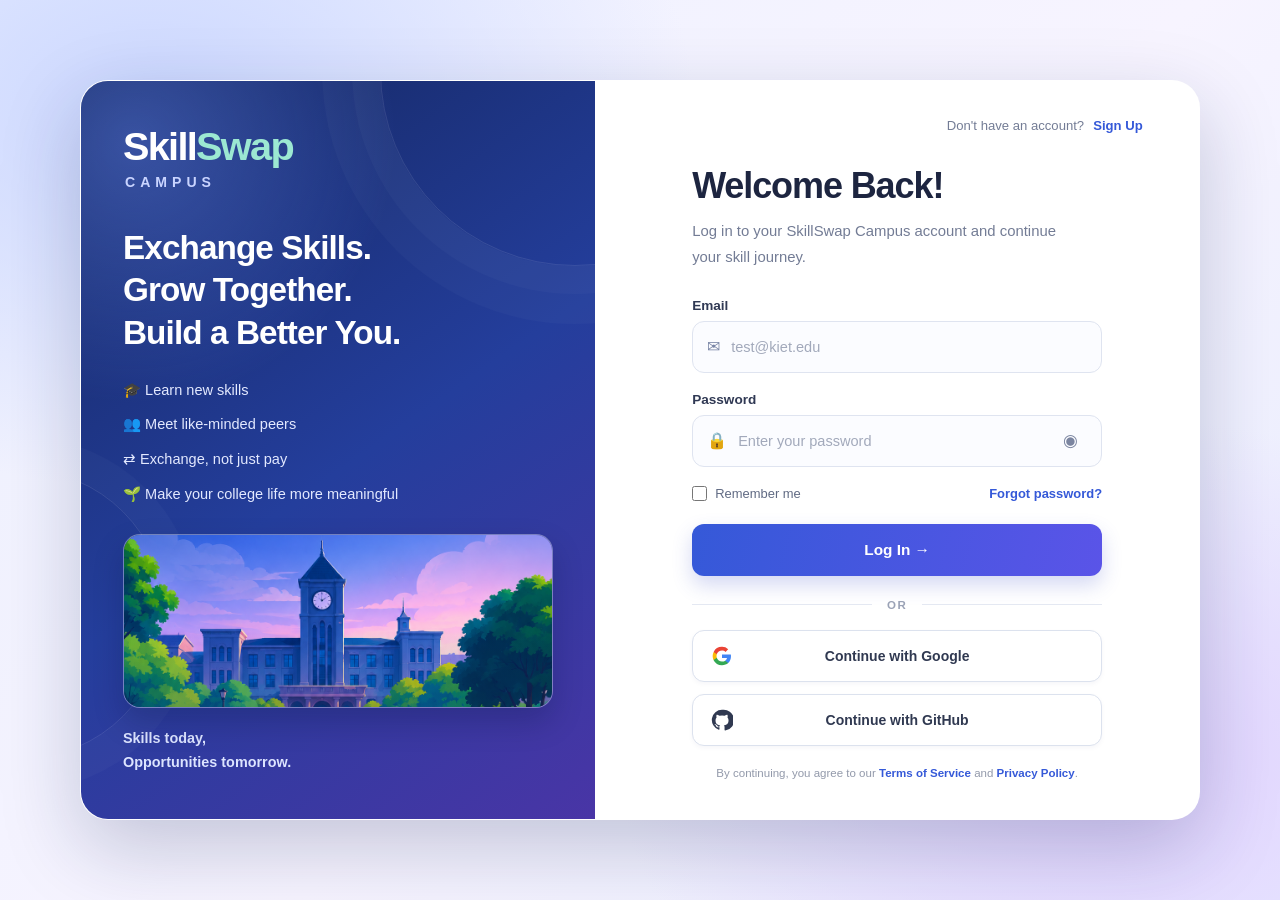
<file: index.html>
<!DOCTYPE html>
<html lang="en">
<head>
    <meta charset="UTF-8">
    <meta name="viewport" content="width=device-width, initial-scale=1.0">
    <title>SkillSwap Campus | Login</title>
    <link rel="stylesheet" href="style.css">
</head>
<body>

    <main class="auth-card">

        <!-- Left Branding Panel -->
        <section class="brand-panel">

            <div class="logo">
                <h1>Skill<span>Swap</span></h1>
                <h2>Campus</h2>
            </div>

            <p class="tagline">
                Exchange Skills.<br>
                Grow Together.<br>
                Build a Better You.
            </p>

            <div class="features">
                <p>🎓 Learn new skills</p>
                <p>👥 Meet like-minded peers</p>
                <p>⇄ Exchange, not just pay</p>
                <p>🌱 Make your college life more meaningful</p>
            </div>

            <div class="campus-image">
                <img src="campus.png" alt="College campus">
            </div>

            <p class="slogan">
                Skills today,<br>
                Opportunities tomorrow.
            </p>

        </section>

        <!-- Right Login Panel -->
        <section class="form-panel">

            <div class="top-line">
                <span id="account-prompt">Don't have an account?</span>
                <a href="signup.html" id="signup-link">Sign Up</a>
            </div>

            <div class="login-container" id="login-container">

                <h1>Welcome Back!</h1>

                <p class="intro">
                    Log in to your SkillSwap Campus account
                    and continue your skill journey.
                </p>

                <form action="/login" method="post">

                    <!-- Email -->
                    <div class="form-group">
                        <label for="email">Email</label>

                        <div class="input-box">
                            <span class="input-icon" aria-hidden="true">✉</span>

                            <input
                                type="email"
                                id="email"
                                name="email"
                                placeholder="test@kiet.edu"
                                autocomplete="username"
                                required
                            >
                        </div>
                    </div>

                    <!-- Password -->
                    <div class="form-group">
                        <label for="password">Password</label>

                        <div class="input-box">
                            <span class="input-icon" aria-hidden="true">🔒</span>

                            <input
                                type="password"
                                id="password"
                                name="password"
                                placeholder="Enter your password"
                                autocomplete="current-password"
                                required
                            >

                            <button
                                type="button"
                                class="show-password"
                                aria-label="Show password"
                                aria-pressed="false"
                            >◉</button>
                        </div>
                    </div>

                    <!-- Remember Me and Forgot Password -->
                    <div class="form-options">

                        <label class="remember-me">
                            <input type="checkbox" name="remember">
                            Remember me
                        </label>

                        <a href="forgot-password.html">
                            Forgot password?
                        </a>

                    </div>

                    <button type="submit" class="primary-btn">
                        Log In →
                    </button>

                </form>

                <div class="divider">
                    <span>OR</span>
                </div>

                <!-- Google Login -->
                <a href="/auth/google" class="social-btn">
                    <svg
                        class="social-icon"
                        viewBox="0 0 48 48"
                        aria-hidden="true"
                    >
                        <path fill="#4285F4"
                            d="M43.6 24.5c0-1.4-.1-2.7-.4-4H24v7.6h11a9.4 9.4 0 0 1-4.1 6.2v5h6.6c3.9-3.6 6.1-8.8 6.1-14.8z"/>
                        <path fill="#34A853"
                            d="M24 44c5.5 0 10.1-1.8 13.5-4.8l-6.6-5c-1.8 1.2-4 2-6.9 2-5.3 0-9.8-3.6-11.4-8.4H5.8v5.2A20 20 0 0 0 24 44z"/>
                        <path fill="#FBBC05"
                            d="M12.6 27.8a12 12 0 0 1 0-7.6V15H5.8a20 20 0 0 0 0 17.9z"/>
                        <path fill="#EA4335"
                            d="M24 12c3 0 5.6 1 7.7 3l5.8-5.8A19.4 19.4 0 0 0 24 4 20 20 0 0 0 5.8 15l6.8 5.2C14.2 15.6 18.7 12 24 12z"/>
                    </svg>

                    <span class="social-label">Continue with Google</span>
                </a>

                <!-- GitHub Login -->
                <a href="/auth/github" class="social-btn">
                    <svg
                        class="social-icon github-logo"
                        viewBox="0 0 24 24"
                        aria-hidden="true"
                    >
                        <path fill="currentColor"
                            d="M12 .9a11.1 11.1 0 0 0-3.51 21.63c.56.1.76-.24.76-.54v-2.1c-3.1.68-3.75-1.32-3.75-1.32-.5-1.28-1.23-1.62-1.23-1.62-1.01-.69.08-.68.08-.68 1.12.08 1.71 1.15 1.71 1.15 1 .1.76 2.24 3.26 1.73.1-.72.39-1.2.7-1.47-2.48-.28-5.09-1.24-5.09-5.51 0-1.22.44-2.22 1.15-3-.12-.28-.5-1.42.11-2.96 0 0 .94-.3 3.06 1.15a10.6 10.6 0 0 1 5.57 0c2.12-1.45 3.06-1.15 3.06-1.15.61 1.54.23 2.68.11 2.96.72.78 1.15 1.78 1.15 3 0 4.28-2.61 5.23-5.1 5.5.4.35.75 1.03.75 2.08v3.24c0 .3.2.65.77.54A11.1 11.1 0 0 0 12 .9Z"/>
                    </svg>

                    <span class="social-label">Continue with GitHub</span>
                </a>

                <!-- Terms and Privacy -->
                <p class="terms">
                    By continuing, you agree to our
                    <a href="terms.html">Terms of Service</a>
                    and
                    <a href="privacy.html">Privacy Policy</a>.
                </p>

            </div>
        </section>
    </main>

    <script src="script.js"></script>

</body>
</html>
</file>
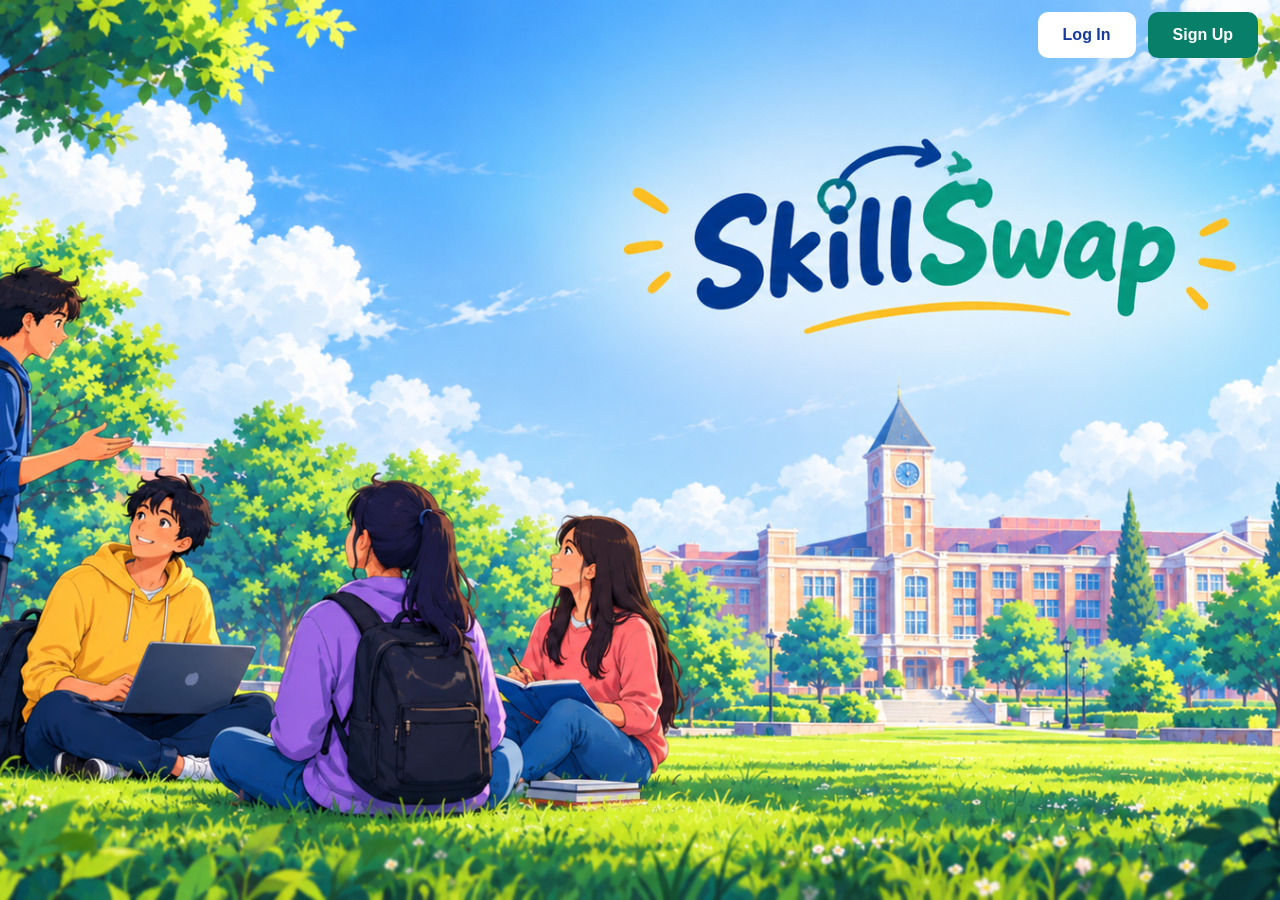
<file: home.html>
<!DOCTYPE html>
<html lang="en">
<head>
    <meta charset="UTF-8">
    <meta name="viewport" content="width=device-width, initial-scale=1.0">
    <title>SkillSwap Campus</title>
    <link rel="stylesheet" href="/home.css">
</head>

<body>
    <main class="welcome-page">

        <nav class="top-buttons" aria-label="Account navigation">
            <a href="/index.html" class="login-btn">Log In</a>
            <a href="/signup.html" class="signup-btn">Sign Up</a>
        </nav>

    </main>
</body>
</html>
</file>
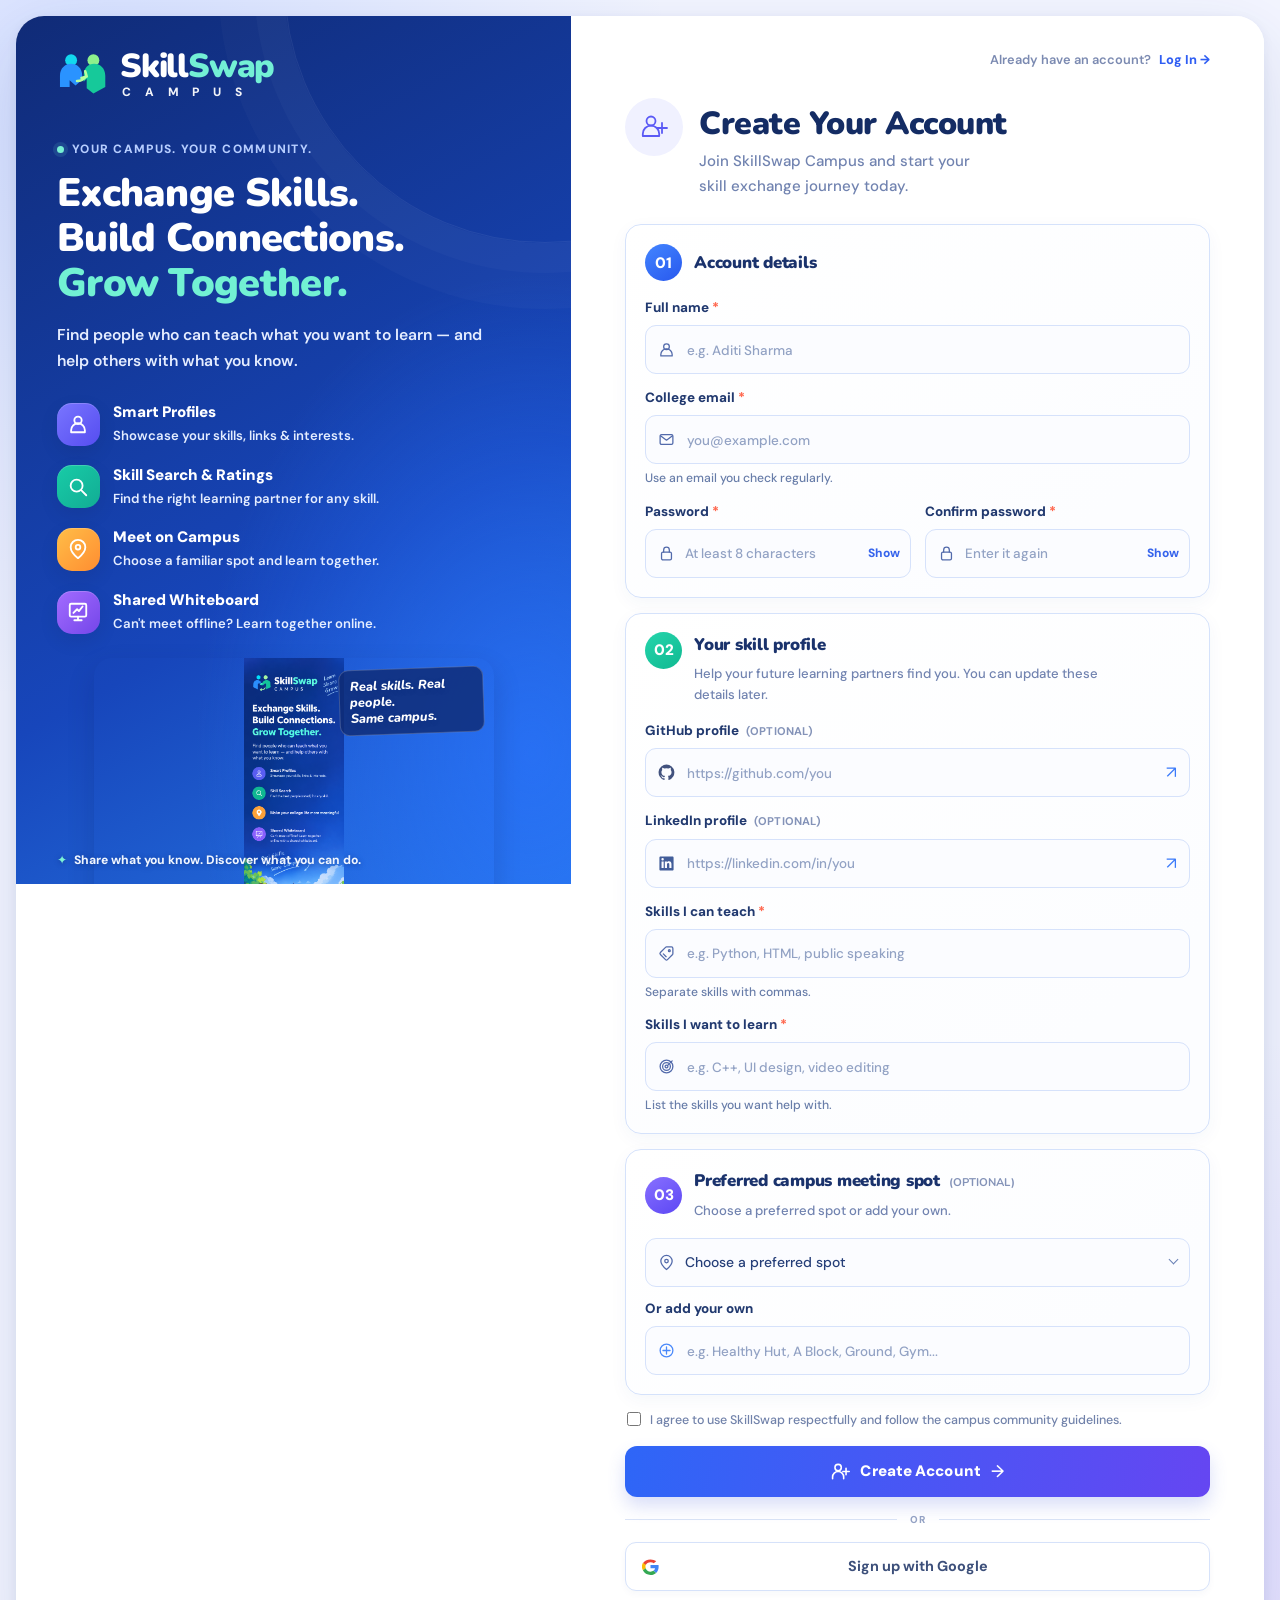
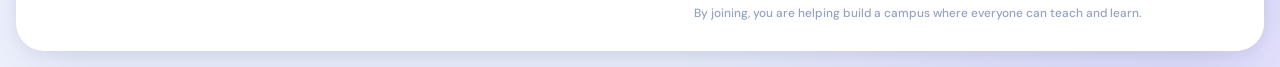
<file: signup.html>
<!DOCTYPE html>
<html lang="en">
<head>
  <meta charset="UTF-8" />
  <meta name="viewport" content="width=device-width, initial-scale=1.0" />
  <meta name="theme-color" content="#173b9c" />
  <meta name="description" content="Join SkillSwap Campus to exchange skills, meet learning partners, and grow together." />

  <title>Create Account | SkillSwap Campus</title>

  <link rel="preconnect" href="https://fonts.googleapis.com" />
  <link rel="preconnect" href="https://fonts.gstatic.com" crossorigin />

  <link href="https://fonts.googleapis.com/css2?family=DM+Sans:wght@400;500;600;700&family=Nunito:wght@400;500;600;700;800;900&display=swap" rel="stylesheet" />

  <link rel="stylesheet" href="signup.css" />
  <script src="signup.js" defer></script>
</head>

<body>
  <main class="page-shell">

    <!-- LEFT PANEL: BRANDING AND CAMPUS ILLUSTRATION -->
    <aside class="hero-panel" aria-label="About SkillSwap Campus">

      <div class="hero-content">

        <a class="brand" href="#top" aria-label="SkillSwap Campus home">

          <!-- SkillSwap logo -->
          <svg class="brand-mark" viewBox="0 0 70 62" aria-hidden="true">
            <circle cx="19" cy="11" r="8" fill="#12d8ee" />
            <circle cx="49" cy="11" r="8" fill="#8df18c" />

            <path d="M4 47V32c0-10 7-16 15-16s15 6 15 16v5l-9 8-8-7v9H4Z"
                  fill="#2a93ff" />

            <path d="M36 31c0-9 6-15 14-15s15 6 15 16v15L49 56l-9-7V36l-4 4v-9Z"
                  fill="#16c99a" />

            <path d="M27 39c5 0 9-2 12-6m-1-7 2 7-7 2"
                  fill="none"
                  stroke="#b8ff9e"
                  stroke-width="3.5"
                  stroke-linecap="round"
                  stroke-linejoin="round" />
          </svg>

          <span class="brand-wordmark">
            <span class="brand-name">Skill<span>Swap</span></span>
            <span class="brand-campus">C A M P U S</span>
          </span>

        </a>

        <div class="hero-copy" id="top">

          <p class="eyebrow">
            <span class="eyebrow-dot"></span>
            YOUR CAMPUS. YOUR COMMUNITY.
          </p>

          <h1>
            Exchange Skills.<br />
            Build Connections.<br />
            <span>Grow Together.</span>
          </h1>

          <p class="hero-description">
            Find people who can teach what you want to learn —
            and help others with what you know.
          </p>

        </div>

        <!-- FEATURES -->
        <div class="feature-list">

          <div class="feature-row">
            <span class="feature-icon icon-purple" aria-hidden="true">
              <svg viewBox="0 0 24 24">
                <circle cx="12" cy="8" r="4"/>
                <path d="M4.5 21v-2.3a7.5 7.5 0 0 1 15 0V21Z"/>
              </svg>
            </span>

            <div>
              <h2>Smart Profiles</h2>
              <p>Showcase your skills, links &amp; interests.</p>
            </div>
          </div>

          <div class="feature-row">
            <span class="feature-icon icon-green" aria-hidden="true">
              <svg viewBox="0 0 24 24">
                <circle cx="10.5" cy="10.5" r="6.5"/>
                <path d="m16 16 5 5"/>
              </svg>
            </span>

            <div>
              <h2>Skill Search &amp; Ratings</h2>
              <p>Find the right learning partner for any skill.</p>
            </div>
          </div>

          <div class="feature-row">
            <span class="feature-icon icon-orange" aria-hidden="true">
              <svg viewBox="0 0 24 24">
                <path d="M20 10c0 5.5-8 12-8 12S4 15.5 4 10a8 8 0 1 1 16 0Z"/>
                <circle cx="12" cy="10" r="2.5"/>
              </svg>
            </span>

            <div>
              <h2>Meet on Campus</h2>
              <p>Choose a familiar spot and learn together.</p>
            </div>
          </div>

          <div class="feature-row">
            <span class="feature-icon icon-violet" aria-hidden="true">
              <svg viewBox="0 0 24 24">
                <rect x="3" y="3" width="18" height="14" rx="1.5"/>
                <path d="M8 21h8m-4-4v4M7 13l4-4 2 2 4-5"/>
              </svg>
            </span>

            <div>
              <h2>Shared Whiteboard</h2>
              <p>Can't meet offline? Learn together online.</p>
            </div>
          </div>

        </div>
      </div>

      <!-- CAMPUS IMAGE -->
      <div class="hero-art-wrap" aria-hidden="true">
        <p class="handwritten-note">
          Real skills. Real people.<br />
          Same campus.
        </p>

        <img
          class="hero-art"
          src="meet.png"
          alt=""
        />
      </div>

      <div class="hero-bottom-note">
        <span class="mini-spark">✦</span>
        Share what you know. Discover what you can do.
      </div>

    </aside>

    <!-- RIGHT PANEL: SIGNUP FORM -->
    <section class="signup-panel" aria-labelledby="signup-title">

        <div class="top-link">
            Already have an account?
            <a href="/">
                Log In <span aria-hidden="true">→</span>
            </a>
        </div>

      <header class="form-heading">

        <div class="heading-icon" aria-hidden="true">
          <svg viewBox="0 0 28 28">
            <circle cx="11" cy="8" r="4.5"/>
            <path d="M2.8 23v-2.2a8.2 8.2 0 0 1 16.4 0V23Z"/>
            <path d="M22 10v10m-5-5h10"/>
          </svg>
        </div>

        <div>
          <h2 id="signup-title">Create Your Account</h2>
          <p>
            Join SkillSwap Campus and start your<br class="desktop-break" />
            skill exchange journey today.
          </p>
        </div>

      </header>

      <form id="signup-form">

        <!-- SECTION 01: ACCOUNT DETAILS -->
        <section class="form-section" aria-labelledby="account-section-title">

          <div class="section-heading">
            <span class="section-number number-blue">01</span>
            <h3 id="account-section-title">Account details</h3>
          </div>

          <div class="field-group">
            <label for="full-name">
              Full name <span class="required">*</span>
            </label>

            <div class="input-wrap">
              <svg class="field-icon" viewBox="0 0 24 24" aria-hidden="true">
                <circle cx="12" cy="8" r="4"/>
                <path d="M4 21v-2a8 8 0 0 1 16 0v2Z"/>
              </svg>

              <input
                id="full-name"
                name="fullName"
                type="text"
                autocomplete="name"
                placeholder="e.g. Aditi Sharma"
                required
                minlength="2"
              />
            </div>
          </div>

          <div class="field-group">
            <label for="college-email">
              College email <span class="required">*</span>
            </label>

            <div class="input-wrap">
              <svg class="field-icon" viewBox="0 0 24 24" aria-hidden="true">
                <rect x="3" y="5" width="18" height="14" rx="2"/>
                <path d="m4 7 8 6 8-6"/>
              </svg>

              <input
                id="college-email"
                name="email"
                type="email"
                autocomplete="email"
                placeholder="you@example.com"
                required
              />
            </div>

            <p class="field-help">Use an email you check regularly.</p>
          </div>

          <div class="two-column-fields">

            <div class="field-group">
              <label for="password">
                Password <span class="required">*</span>
              </label>

              <div class="input-wrap password-wrap">
                <svg class="field-icon" viewBox="0 0 24 24" aria-hidden="true">
                  <rect x="5" y="10" width="14" height="11" rx="2"/>
                  <path d="M8 10V7a4 4 0 0 1 8 0v3"/>
                </svg>

                <input
                  id="password"
                  name="password"
                  type="password"
                  autocomplete="new-password"
                  placeholder="At least 8 characters"
                  required
                  minlength="8"
                />

                <button
                  class="show-password"
                  type="button"
                  data-toggle-password="password"
                  aria-label="Show password"
                >Show</button>
              </div>
            </div>

            <div class="field-group">
              <label for="confirm-password">
                Confirm password <span class="required">*</span>
              </label>

              <div class="input-wrap password-wrap">
                <svg class="field-icon" viewBox="0 0 24 24" aria-hidden="true">
                  <rect x="5" y="10" width="14" height="11" rx="2"/>
                  <path d="M8 10V7a4 4 0 0 1 8 0v3"/>
                </svg>

                <input
                  id="confirm-password"
                  name="confirmPassword"
                  type="password"
                  autocomplete="new-password"
                  placeholder="Enter it again"
                  required
                  minlength="8"
                />

                <button
                  class="show-password"
                  type="button"
                  data-toggle-password="confirm-password"
                  aria-label="Show confirm password"
                >Show</button>
              </div>
            </div>

          </div>
        </section>

        <!-- SECTION 02: SKILL PROFILE -->
        <section class="form-section" aria-labelledby="profile-section-title">

          <div class="section-heading section-heading-with-description">
            <span class="section-number number-green">02</span>

            <div>
              <h3 id="profile-section-title">Your skill profile</h3>
              <p>
                Help your future learning partners find you.
                You can update these details later.
              </p>
            </div>
          </div>

          <div class="field-group">
            <label for="github">
              GitHub profile <span class="optional">(OPTIONAL)</span>
            </label>

            <div class="input-wrap">
              <svg class="field-icon filled-icon" viewBox="0 0 24 24" aria-hidden="true">
                <path d="M12 .8A11.2 11.2 0 0 0 8.46 22.62c.56.1.77-.24.77-.54v-2.1c-3.13.68-3.79-1.33-3.79-1.33-.51-1.3-1.25-1.65-1.25-1.65-1.02-.7.08-.69.08-.69 1.13.08 1.72 1.16 1.72 1.16 1 1.71 2.62 1.22 3.26.93.1-.72.39-1.22.71-1.5-2.5-.28-5.13-1.25-5.13-5.56 0-1.23.44-2.23 1.16-3.02-.12-.29-.5-1.43.11-2.98 0 0 .95-.3 3.08 1.15a10.7 10.7 0 0 1 5.6 0c2.13-1.45 3.08-1.15 3.08-1.15.61 1.55.23 2.69.11 2.98.72.79 1.16 1.79 1.16 3.02 0 4.32-2.64 5.27-5.15 5.55.4.35.76 1.03.76 2.08v3.09c0 .3.2.65.77.54A11.2 11.2 0 0 0 12 .8Z"/>
              </svg>

              <input
                id="github"
                name="github"
                type="url"
                inputmode="url"
                placeholder="https://github.com/you"
              />

              <span class="external-mark" aria-hidden="true">↗</span>
            </div>
          </div>

          <div class="field-group">
            <label for="linkedin">
              LinkedIn profile <span class="optional">(OPTIONAL)</span>
            </label>

            <div class="input-wrap">
              <svg class="field-icon linkedin-icon" viewBox="0 0 24 24" aria-hidden="true">
                <path d="M20.45 2H3.55C2.69 2 2 2.68 2 3.52v16.96c0 .84.69 1.52 1.55 1.52h16.9c.86 0 1.55-.68 1.55-1.52V3.52c0-.84-.69-1.52-1.55-1.52ZM8 18.5H5V9h3v9.5ZM6.5 7.7a1.74 1.74 0 1 1 0-3.48 1.74 1.74 0 0 1 0 3.48ZM19 18.5h-3v-4.62c0-1.1-.02-2.52-1.54-2.52-1.54 0-1.78 1.2-1.78 2.44v4.7h-3V9h2.88v1.3h.04c.4-.75 1.38-1.54 2.84-1.54 3.04 0 3.56 2 3.56 4.6v5.14Z"/>
              </svg>

              <input
                id="linkedin"
                name="linkedin"
                type="url"
                inputmode="url"
                placeholder="https://linkedin.com/in/you"
              />

              <span class="external-mark" aria-hidden="true">↗</span>
            </div>
          </div>

          <div class="field-group">
            <label for="teach-skills">
              Skills I can teach <span class="required">*</span>
            </label>

            <div class="input-wrap">
              <svg class="field-icon" viewBox="0 0 24 24" aria-hidden="true">
                <path d="m20.6 13.4-7.2 7.2a2 2 0 0 1-2.8 0L3.4 13.4a2 2 0 0 1 0-2.8l7.2-7.2a2 2 0 0 1 1.4-.6H19a2 2 0 0 1 2 2v7a2 2 0 0 1-.4 1.6Z"/>
                <circle cx="16" cy="8" r="1.3"/>
                <path d="m7.5 12.5 4 4"/>
              </svg>

              <input
                id="teach-skills"
                name="teachSkills"
                type="text"
                placeholder="e.g. Python, HTML, public speaking"
                required
              />
            </div>

            <p class="field-help">Separate skills with commas.</p>
          </div>

          <div class="field-group">
            <label for="learn-skills">
              Skills I want to learn <span class="required">*</span>
            </label>

            <div class="input-wrap">
              <svg class="field-icon" viewBox="0 0 24 24" aria-hidden="true">
                <circle cx="12" cy="12" r="9"/>
                <circle cx="12" cy="12" r="5.5"/>
                <circle cx="12" cy="12" r="2"/>
                <path d="m14 10 6-6"/>
              </svg>

              <input
                id="learn-skills"
                name="learnSkills"
                type="text"
                placeholder="e.g. C++, UI design, video editing"
                required
              />
            </div>

            <p class="field-help">List the skills you want help with.</p>
          </div>

        </section>

        <!-- SECTION 03: MEETING LOCATION -->
        <section class="form-section meeting-section" aria-labelledby="meeting-section-title">

          <div class="section-heading">
            <span class="section-number number-violet">03</span>

            <div>
              <h3 id="meeting-section-title">
                Preferred campus meeting spot
                <span class="optional">(OPTIONAL)</span>
              </h3>

              <p>Choose a preferred spot or add your own.</p>
            </div>
          </div>

          <div class="field-group">
            <label class="visually-hidden" for="meeting-spot">
              Choose a preferred spot
            </label>

            <div class="input-wrap select-wrap">
              <svg class="field-icon" viewBox="0 0 24 24" aria-hidden="true">
                <path d="M20 10c0 5.5-8 12-8 12S4 15.5 4 10a8 8 0 1 1 16 0Z"/>
                <circle cx="12" cy="10" r="2.5"/>
              </svg>

              <select id="meeting-spot" name="meetingSpot">
                <option value="">Choose a preferred spot</option>
                <option>Healthy Hut</option>
                <option>A Block</option>
                <option>B Block</option>
                <option>C Block</option>
                <option>D Block</option>
                <option>H Block</option>
                <option>Ground</option>
                <option>Gym</option>
                <option>Library</option>
                <option>Cafeteria</option>
              </select>
            </div>
          </div>

          <div class="field-group custom-spot-group">
            <label for="custom-spot">Or add your own</label>

            <div class="input-wrap">
              <svg class="field-icon add-icon" viewBox="0 0 24 24" aria-hidden="true">
                <circle cx="12" cy="12" r="9"/>
                <path d="M12 7v10M7 12h10"/>
              </svg>

              <input
                id="custom-spot"
                name="customSpot"
                type="text"
                placeholder="e.g. Healthy Hut, A Block, Ground, Gym..."
              />
            </div>
          </div>

        </section>

        <!-- COMMUNITY GUIDELINES -->
        <label class="terms-row" for="terms">
          <input id="terms" name="terms" type="checkbox" required />

          <span>
            I agree to use SkillSwap respectfully and follow
            the campus community guidelines.
          </span>
        </label>

        <!-- CREATE ACCOUNT BUTTON -->
        <button class="primary-button" type="submit">
          <svg viewBox="0 0 24 24" aria-hidden="true">
            <circle cx="9" cy="7" r="4"/>
            <path d="M2 21v-2a7 7 0 0 1 14 0v2M19 8v8m-4-4h8"/>
          </svg>

          Create Account <span aria-hidden="true">→</span>
        </button>

        <div class="divider">
          <span></span>
          <b>OR</b>
          <span></span>
        </div>

        <!-- GOOGLE SIGNUP PLACEHOLDER -->
        <button
          class="google-button"
          type="button"
          data-demo-action="google"
        >
          <svg viewBox="0 0 48 48" aria-hidden="true">
            <path fill="#EA4335" d="M24 9.5c3.54 0 6.71 1.22 9.21 3.6l6.85-6.85C35.9 2.38 30.47 0 24 0 14.62 0 6.51 5.38 2.56 13.22l7.98 6.19C12.43 13.72 17.74 9.5 24 9.5Z" transform="translate(0 4) scale(1 .83)"/>
            <path fill="#4285F4" d="M46.98 24.55c0-1.57-.15-3.09-.38-4.55H24v9.02h12.94c-.58 2.96-2.26 5.48-4.76 7.18l7.73 6C44.42 38.02 46.98 31.92 46.98 24.55Z"/>
            <path fill="#FBBC05" d="M10.53 28.59a14.4 14.4 0 0 1 0-9.18l-7.98-6.19a23.9 23.9 0 0 0 0 21.56l7.98-6.19Z"/>
            <path fill="#34A853" d="M24 48c6.48 0 11.94-2.13 15.91-5.8l-7.73-6c-2.14 1.44-4.89 2.3-8.18 2.3-6.26 0-11.57-4.22-13.47-9.91l-7.98 6.19C6.51 42.62 14.62 48 24 48Z"/>
          </svg>

          Sign up with Google
        </button>

        <p class="form-footnote">
          By joining, you are helping build a campus where everyone can teach and learn.
        </p>

        <p
          id="form-message"
          class="form-message"
          role="status"
          aria-live="polite"
        ></p>

      </form>
    </section>
  </main>
</body>
</html>
</file>
<file: style.css>
/* ==================================================
   SkillSwap Campus — Login Page
   ================================================== */

/* 1. Global settings */
:root {
    --navy: #14265f;
    --blue: #3559d8;
    --purple: #6250df;
    --ink: #1d2540;
    --muted: #737c95;
    --line: #e4e8f2;
}

*,
*::before,
*::after {
    box-sizing: border-box;
}

html {
    min-height: 100%;
}

body {
    min-height: 100vh;
    margin: 0;
    padding: 36px 22px;

    display: flex;
    align-items: center;
    justify-content: center;

    color: var(--ink);
    font-family: Inter, "Segoe UI", Arial, sans-serif;

    background:
        radial-gradient(
            ellipse at 12% 12%,
            #cbd7ff 0%,
            transparent 34%
        ),
        radial-gradient(
            ellipse at 88% 85%,
            #e1d2ff 0%,
            transparent 32%
        ),
        linear-gradient(
            135deg,
            #edf1ff,
            #f7f4ff 55%,
            #e8edff
        );
}

/* 2. Main card */
.auth-card {
    width: min(1120px, 100%);
    min-height: 690px;

    display: grid;
    grid-template-columns: minmax(0, 0.92fr) minmax(0, 1.08fr);

    /* Make the row fill the minimum card height */
    grid-template-rows: minmax(690px, auto);

    overflow: hidden;
    background: #fff;
    border: 1px solid rgba(255, 255, 255, 0.85);
    border-radius: 28px;
    box-shadow: 0 28px 80px rgba(19, 31, 83, 0.22);
}

/* 3. Left branding panel */
.brand-panel {
    position: relative;
    isolation: isolate;
    min-width: 0;

    display: flex;
    flex-direction: column;
    align-items: flex-start;

    padding: 46px 42px 32px;
    overflow: hidden;

    color: #fff;
    background:
        radial-gradient(
            circle at 10% 8%,
            rgba(111, 147, 255, 0.38),
            transparent 32%
        ),
        linear-gradient(
            145deg,
            #14265f,
            #243e9c 52%,
            #4935a6
        );
}

.brand-panel::before,
.brand-panel::after {
    position: absolute;
    z-index: -1;
    content: "";
    border: 1px solid rgba(255, 255, 255, 0.1);
    border-radius: 50%;
    pointer-events: none;
}

.brand-panel::before {
    width: 390px;
    height: 390px;
    top: -205px;
    right: -175px;

    box-shadow:
        0 0 0 28px rgba(255, 255, 255, 0.025),
        0 0 0 58px rgba(255, 255, 255, 0.025);
}

.brand-panel::after {
    width: 290px;
    height: 290px;
    bottom: 60px;
    left: -205px;

    box-shadow: 0 0 0 32px rgba(255, 255, 255, 0.025);
}

/* Logo */
.logo {
    position: relative;
    z-index: 1;
    line-height: 1;
}

.logo h1 {
    margin: 0;
    color: #fff;
    font-size: clamp(2rem, 3.1vw, 2.65rem);
    font-weight: 850;
    letter-spacing: -1.7px;
}

.logo h1 span {
    color: #9ce8d2;
}

.logo h2 {
    margin: 8px 0 0 2px;
    color: #c9d4ff;
    font-size: 0.88rem;
    font-weight: 650;
    letter-spacing: 5px;
    text-transform: uppercase;
}

/* Tagline and features */
.tagline {
    margin: 38px 0 22px;
    color: #fff;
    font-size: clamp(1.65rem, 2.6vw, 2.15rem);
    font-weight: 750;
    line-height: 1.28;
    letter-spacing: -0.9px;
}

.features {
    display: grid;
    gap: 13px;
    width: 100%;
    margin-top: 3px;
}

.features p {
    margin: 0;
    color: #e3e9ff;
    font-size: 0.91rem;
    line-height: 1.5;
}

/* Campus image */
.campus-image {
    position: relative;
    width: 100%;
    height: 174px;
    flex: 0 0 auto;
    margin-top: 28px;

    overflow: hidden;
    border: 1px solid rgba(255, 255, 255, 0.28);
    border-radius: 17px;
    background: rgba(255, 255, 255, 0.1);
    box-shadow: 0 14px 30px rgba(5, 13, 51, 0.22);
}

.campus-image::after {
    position: absolute;
    inset: 0;
    content: "";

    background: linear-gradient(
        180deg,
        transparent 55%,
        rgba(13, 24, 70, 0.22)
    );

    pointer-events: none;
}

.campus-image img {
    display: block;
    width: 100%;
    height: 100%;

    object-fit: cover;
    object-position: center 58%;

    transition: transform 0.45s ease;
}

.campus-image:hover img {
    transform: scale(1.045);
}

.slogan {
    margin: 18px 0 0;
    color: #dce4ff;
    font-size: 0.9rem;
    font-weight: 550;
    line-height: 1.7;
}

/* 4. Right form panel */
.form-panel {
    min-width: 0;

    display: flex;
    flex-direction: column;

    padding: 30px clamp(28px, 4.4vw, 58px);
    background: #fff;
}

/* Sign-up line */
.top-line {
    min-height: 28px;

    display: flex;
    justify-content: flex-end;
    align-items: center;
    flex-wrap: wrap;
    gap: 9px;

    color: var(--muted);
    font-size: 0.82rem;
}

.top-line a,
.form-options a,
.terms a {
    color: var(--blue);
    font-weight: 700;
    text-decoration: none;
    transition: color 0.2s ease;
}

.top-line a:hover,
.form-options a:hover,
.terms a:hover {
    color: var(--purple);
    text-decoration: underline;
}

/* Login content */
.login-container {
    width: 100%;
    max-width: 410px;
    margin: auto;
    padding: 25px 0 6px;
}

.login-container > h1 {
    margin: 0;
    color: var(--ink);
    font-size: clamp(1.85rem, 3vw, 2.25rem);
    font-weight: 800;
    line-height: 1.2;
    letter-spacing: -1.1px;
}

.intro {
    max-width: 365px;
    margin: 12px 0 28px;
    color: var(--muted);
    font-size: 0.93rem;
    line-height: 1.7;
}

/* 5. Form fields */
.form-group {
    margin-bottom: 19px;
}

.form-group > label {
    display: block;
    margin-bottom: 8px;
    color: #303954;
    font-size: 0.85rem;
    font-weight: 700;
}

.input-box {
    min-height: 52px;

    display: flex;
    align-items: center;
    gap: 11px;

    padding: 0 14px;
    border: 1px solid #dfe4f0;
    border-radius: 12px;
    background: #fbfcff;

    transition:
        border-color 0.2s ease,
        box-shadow 0.2s ease,
        background 0.2s ease;
}

.input-box:focus-within {
    border-color: #7188ed;
    background: #fff;
    box-shadow: 0 0 0 4px rgba(69, 96, 218, 0.11);
}

.input-icon {
    flex: 0 0 auto;
    color: #7884a5;
    font-size: 1rem;
    line-height: 1;
}

.input-box input {
    width: 100%;
    min-width: 0;
    height: 50px;
    padding: 0;

    border: 0;
    outline: 0;

    color: var(--ink);
    background: transparent;
    font-family: inherit;
    font-size: 0.91rem;
}

.input-box input::placeholder {
    color: #a2a9bb;
    opacity: 1;
}

/* Show-password button */
.show-password {
    flex: 0 0 auto;

    display: grid;
    place-items: center;

    width: 34px;
    height: 34px;
    padding: 0;

    border: 0;
    border-radius: 8px;
    color: #7b85a0;
    background: transparent;

    font-size: 1.05rem;
    cursor: pointer;
}

.show-password:hover {
    color: var(--blue);
    background: #edf1ff;
}

/* Keyboard focus */
.show-password:focus-visible,
button:focus-visible,
a:focus-visible {
    outline: 3px solid rgba(69, 96, 218, 0.35);
    outline-offset: 3px;
}

/* 6. Remember me and forgot password */
.form-options {
    display: flex;
    justify-content: space-between;
    align-items: center;
    flex-wrap: wrap;
    gap: 12px;

    margin: 2px 0 23px;
    font-size: 0.81rem;
}

.remember-me {
    display: inline-flex;
    align-items: center;
    gap: 8px;

    color: #606a83;
    cursor: pointer;
}

.remember-me input {
    width: 15px;
    height: 15px;
    margin: 0;
    accent-color: var(--blue);
    cursor: pointer;
}

.form-options a {
    font-size: 0.81rem;
}

/* 7. Main login button */
.primary-btn {
    width: 100%;
    min-height: 52px;

    display: flex;
    justify-content: center;
    align-items: center;

    padding: 13px 18px;
    border: 0;
    border-radius: 12px;

    color: #fff;
    background: linear-gradient(
        105deg,
        var(--blue),
        #5a54e8
    );

    box-shadow: 0 9px 20px rgba(57, 77, 202, 0.22);

    font-family: inherit;
    font-size: 0.96rem;
    font-weight: 750;
    cursor: pointer;

    transition:
        transform 0.2s ease,
        box-shadow 0.2s ease,
        filter 0.2s ease;
}

.primary-btn:hover {
    transform: translateY(-2px);
    box-shadow: 0 13px 25px rgba(57, 77, 202, 0.29);
    filter: saturate(1.08);
}

.primary-btn:active {
    transform: translateY(0);
}

/* 8. OR divider */
.divider {
    display: flex;
    align-items: center;
    gap: 15px;

    margin: 23px 0 19px;
    color: #9aa2b6;
    font-size: 0.72rem;
    font-weight: 750;
    letter-spacing: 1.5px;
}

.divider::before,
.divider::after {
    height: 1px;
    flex: 1;
    content: "";
    background: var(--line);
}

/* 9. Google and GitHub sign-in buttons */
.social-btn {
    position: relative;
    width: 100%;
    min-height: 52px;

    display: grid;
    grid-template-columns: 24px minmax(0, 1fr) 24px;
    align-items: center;
    gap: 12px;

    margin-bottom: 12px;
    padding: 12px 18px;

    border: 1px solid #dce2ee;
    border-radius: 12px;
    background: #fff;
    color: #303951;

    font-family: inherit;
    font-size: 14px;
    font-weight: 600;
    text-decoration: none;

    box-shadow: 0 2px 5px rgba(20, 38, 95, 0.04);

    transition:
        background 0.2s ease,
        border-color 0.2s ease,
        box-shadow 0.2s ease;
}

/* Logos drawn directly using SVG in the HTML */
.social-icon {
    display: block;
    width: 22px;
    height: 22px;
}

/* Keep the label centered in the button */
.social-label {
    grid-column: 2;
    text-align: center;
    white-space: nowrap;
}

/* Balances the logo so the label remains centered */
.social-btn::after {
    content: "";
    width: 24px;
    height: 24px;
}

.social-btn:hover {
    background: #f7f9ff;
    border-color: #aebdf2;
    box-shadow: 0 4px 12px rgba(20, 38, 95, 0.08);
}

/* 10. Terms and privacy */
.terms {
    margin: 17px 0 0;
    color: #9299aa;
    font-size: 0.72rem;
    line-height: 1.75;
    text-align: center;
}

.terms a {
    font-size: inherit;
    font-weight: 650;
}

/* 11. Tablet */
@media (max-width: 900px) {
    body {
        padding: 24px 16px;
    }

    .auth-card {
        width: min(760px, 100%);
        grid-template-columns: minmax(0, 0.88fr) minmax(0, 1.12fr);
        grid-template-rows: minmax(650px, auto);
        min-height: 650px;
    }

    .brand-panel {
        padding: 38px 28px 28px;
    }

    .tagline {
        margin-top: 32px;
        font-size: 1.7rem;
    }

    .features {
        gap: 11px;
    }

    .features p {
        font-size: 0.82rem;
    }

    .campus-image {
        height: 145px;
        margin-top: 24px;
    }

    .form-panel {
        padding-right: 30px;
        padding-left: 30px;
    }
}

/* 12. Mobile */
@media (max-width: 680px) {
    body {
        display: block;
        padding: 16px 12px;
    }

    .auth-card {
        width: 100%;
        max-width: 480px;
        min-height: 0;

        grid-template-columns: minmax(0, 1fr);
        grid-template-rows: auto;

        margin: 0 auto;
        border-radius: 22px;
    }

    .brand-panel {
        padding: 28px 25px 24px;
    }

    .logo h1 {
        font-size: 2rem;
    }

    .logo h2 {
        font-size: 0.76rem;
        letter-spacing: 4px;
    }

    .tagline {
        margin: 24px 0 16px;
        font-size: 1.55rem;
    }

    .features {
        grid-template-columns: repeat(2, minmax(0, 1fr));
        column-gap: 12px;
        row-gap: 10px;
    }

    .features p {
        font-size: 0.78rem;
    }

    .campus-image {
        height: 155px;
        margin-top: 21px;
    }

    .slogan {
        margin-top: 13px;
        font-size: 0.82rem;
    }

    .form-panel {
        padding: 23px 25px 27px;
    }

    .top-line {
        justify-content: center;
        font-size: 0.8rem;
    }

    .login-container {
        max-width: none;
        margin: 0;
        padding-top: 28px;
    }

    .login-container > h1 {
        font-size: 1.9rem;
    }

    .intro {
        margin-bottom: 23px;
        font-size: 0.88rem;
    }
}

/* 13. Very small phones */
@media (max-width: 360px) {
    body {
        padding: 8px;
    }

    .brand-panel,
    .form-panel {
        padding-right: 18px;
        padding-left: 18px;
    }

    .features {
        grid-template-columns: minmax(0, 1fr);
    }

    .form-options {
        align-items: flex-start;
        flex-direction: column;
    }

    .social-btn {
        font-size: 0.82rem;
    }
}

/* 14. Reduced motion */
@media (prefers-reduced-motion: reduce) {
    *,
    *::before,
    *::after {
        scroll-behavior: auto !important;
        transition-duration: 0.01ms !important;
        animation-duration: 0.01ms !important;
    }
}

/* Validation error messages */
.field-error {
    margin: 7px 2px 0;
    color: #c62828;
    font-size: 0.8rem;
    line-height: 1.5;
}

/* Highlight an invalid input */
.input-box.has-error {
    border-color: #c62828;
    background: #fff8f8;
    box-shadow: 0 0 0 3px rgba(198, 40, 40, 0.08);
}

/* Login button while submitting */
.primary-btn:disabled {
    opacity: 0.7;
    cursor: wait;
    transform: none;
    box-shadow: none;
}

/* Visible keyboard focus for input fields */
.input-box:focus-within {
    outline: none;
}
</file>
<file: home.css>
* {
    box-sizing: border-box;
}

body {
    margin: 0;
    font-family: Arial, sans-serif;
}

.welcome-page {
    min-height: 100vh;
    min-height: 100svh;
    position: relative;

    background-image: url("/landing-bg.png");
    background-size: cover;
    background-position: center;
    background-repeat: no-repeat;
}

.top-buttons {
    position: absolute;
    top: 12px;
    right: 22px;

    display: flex;
    align-items: center;
    gap: 12px;
}

.top-buttons a {
    display: inline-block;
    padding: 12px 23px;
    border-radius: 10px;

    font-size: 16px;
    font-weight: bold;
    text-decoration: none;
    text-align: center;

    transition: transform 0.2s, background-color 0.2s;
}

.login-btn {
    background-color: white;
    color: #173b9c;
    border: 2px solid white;
}

.signup-btn {
    background-color: #087f68;
    color: white;
    border: 2px solid #087f68;
}

.top-buttons a:hover {
    transform: translateY(-2px);
}

.login-btn:hover {
    background-color: #eaf0ff;
}

.signup-btn:hover {
    background-color: #066953;
}

@media (max-width: 520px) {
    .welcome-page {
        background-position: center;
    }

    .top-buttons {
        top: 12px;
        right: 10px;
        gap: 8px;
    }

    .top-buttons a {
        padding: 10px 13px;
        font-size: 13px;
    }
}
</file>
<file: signup.css>
:root {
  --navy: #102e80;
  --blue: #3165f5;
  --ink: #172d62;
  --muted: #6e81ad;
  --border: #d8e3fb;
  --field-bg: #fbfcff;
  --teal: #67f1d2;
}

* {
  box-sizing: border-box;
}

html {
  scroll-behavior: smooth;
}

body {
  margin: 0;
  min-height: 100vh;
  padding: 16px;
  color: var(--ink);
  background:
    radial-gradient(circle at 7% 7%, rgba(100, 142, 255, .22), transparent 30%),
    radial-gradient(circle at 94% 94%, rgba(152, 116, 255, .17), transparent 27%),
    #f3f5ff;
  font-family: "DM Sans", system-ui, -apple-system, BlinkMacSystemFont, "Segoe UI", sans-serif;
}

button,
input,
select {
  font: inherit;
}

button,
a,
input,
select {
  -webkit-tap-highlight-color: transparent;
}

a {
  color: inherit;
}

/* MAIN LAYOUT */

.page-shell {
  width: min(1500px, 100%);
  min-height: calc(100vh - 32px);
  margin: 0 auto;
  display: grid;
  grid-template-columns: minmax(350px, .89fr) minmax(570px, 1.11fr);
  align-items: stretch;
  overflow: clip;
  border-radius: 28px;
  background: #fff;
  box-shadow:
    0 24px 70px rgba(31, 55, 127, .14),
    0 3px 12px rgba(31, 55, 127, .06);
}

/* LEFT PROMOTIONAL PANEL */

.hero-panel {
  align-self: start;
  position: sticky;
  top: 16px;
  height: calc(100vh - 32px);
  min-height: 720px;
  overflow: hidden;
  color: #fff;
  isolation: isolate;
  background:
    radial-gradient(ellipse at 93% 85%, rgba(42, 116, 255, .72), transparent 46%),
    linear-gradient(152deg, #102b77 0%, #1746bb 62%, #2675e4 100%);
}

.hero-panel::before {
  content: "";
  position: absolute;
  z-index: -1;
  width: 520px;
  height: 520px;
  border: 1px solid rgba(255,255,255,.07);
  border-radius: 50%;
  top: -295px;
  right: -235px;
  box-shadow:
    0 0 0 30px rgba(255,255,255,.025),
    0 0 0 66px rgba(255,255,255,.018);
}

.hero-content {
  position: relative;
  z-index: 2;
  padding: 34px clamp(28px, 3.2vw, 48px) 0;
}

/* BRAND LOGO */

.brand {
  display: inline-flex;
  align-items: center;
  gap: 11px;
  color: #fff;
  text-decoration: none;
}

.brand-mark {
  display: block;
  width: 52px;
  height: 48px;
  flex: 0 0 auto;
}

.brand-wordmark {
  display: flex;
  flex-direction: column;
  gap: 1px;
}

.brand-name {
  color: #fff;
  font-family: "Nunito", sans-serif;
  font-weight: 900;
  font-size: clamp(28px, 2.8vw, 36px);
  line-height: 1;
  letter-spacing: -1.5px;
}

.brand-name span {
  color: #73f0d5;
}

.brand-campus {
  padding-left: 2px;
  font-size: 11px;
  letter-spacing: 5.4px;
  font-weight: 700;
  opacity: .95;
}

/* LEFT SIDE TEXT */

.hero-copy {
  margin-top: clamp(27px, 4.1vh, 42px);
  max-width: 560px;
}

.eyebrow {
  display: flex;
  align-items: center;
  gap: 8px;
  margin: 0 0 14px;
  color: #b7ceff;
  font-weight: 800;
  font-size: 10px;
  letter-spacing: 1.6px;
}

.eyebrow-dot {
  width: 7px;
  height: 7px;
  border-radius: 50%;
  background: #77efd4;
  box-shadow: 0 0 0 4px rgba(119,239,212,.12);
}

.hero-copy h1 {
  margin: 0;
  font-family: "Nunito", sans-serif;
  font-size: clamp(29px, 3vw, 43px);
  line-height: 1.12;
  font-weight: 900;
  letter-spacing: -.9px;
  text-wrap: balance;
}

.hero-copy h1 span {
  color: #6ff0d2;
}

.hero-description {
  max-width: 460px;
  margin: 16px 0 0;
  color: #d9e4ff;
  font-size: 14px;
  line-height: 1.65;
}

/* FEATURE LIST */

.feature-list {
  display: grid;
  gap: clamp(13px, 2.1vh, 22px);
  margin-top: clamp(20px, 3vh, 30px);
}

.feature-row {
  display: flex;
  align-items: center;
  gap: 13px;
  min-width: 0;
}

.feature-icon {
  display: grid;
  place-items: center;
  width: 43px;
  height: 43px;
  flex: 0 0 43px;
  border-radius: 15px;
  box-shadow:
    inset 0 1px 0 rgba(255,255,255,.18),
    0 7px 20px rgba(0,0,0,.08);
}

.feature-icon svg {
  width: 22px;
  height: 22px;
  fill: none;
  stroke: #fff;
  stroke-width: 2;
  stroke-linecap: round;
  stroke-linejoin: round;
}

.icon-purple {
  background: linear-gradient(135deg, #7975ff, #554df0);
}

.icon-green {
  background: linear-gradient(135deg, #18cca7, #12ac94);
}

.icon-orange {
  background: linear-gradient(135deg, #ffbe48, #ff8d31);
}

.icon-violet {
  background: linear-gradient(135deg, #a36cff, #7446e9);
}

.feature-row h2 {
  margin: 0 0 3px;
  font-size: 13px;
  line-height: 1.3;
  font-weight: 800;
  color: #fff;
}

.feature-row p {
  margin: 0;
  font-size: 11px;
  line-height: 1.45;
  color: #d5e3ff;
}

/* CAMPUS ILLUSTRATION */

.hero-art-wrap {
  position: absolute;
  z-index: 1;
  inset: auto 0 0;
  height: 34%;
  min-height: 240px;
  overflow: hidden;
  background: #2480e7;
}

.hero-art-wrap::before {
  content: "";
  position: absolute;
  z-index: 1;
  inset: 0;
  background: linear-gradient(
    180deg,
    #1747bd 0%,
    rgba(23,71,189,.35) 14%,
    rgba(23,71,189,0) 40%
  );
  pointer-events: none;
}

.hero-art {
  display: block;
  width: 100%;
  height: 100%;
  object-fit: cover;
  object-position: 50% 48%;
}

.handwritten-note {
  position: absolute;
  z-index: 2;
  left: 7%;
  top: 2px;
  margin: 0;
  color: #d7e8ff;
  font-family: "Nunito", cursive;
  font-style: italic;
  font-weight: 800;
  font-size: 16px;
  line-height: 1.06;
  transform: rotate(-6deg);
  text-shadow: 0 2px 6px rgba(15,45,120,.2);
}

.hero-bottom-note {
  position: absolute;
  z-index: 3;
  left: clamp(28px, 3.2vw, 48px);
  bottom: 15px;
  color: #f0f6ff;
  font-size: 10px;
  font-weight: 600;
  text-shadow: 0 1px 5px rgba(15,45,120,.55);
}

.mini-spark {
  color: #7cf4d5;
  margin-right: 4px;
}

/* RIGHT SIGNUP PANEL */

.signup-panel {
  min-width: 0;
  padding: 34px clamp(26px, 4.2vw, 66px) 28px;
  background: #fff;
}

.top-link {
  display: flex;
  justify-content: flex-end;
  align-items: center;
  gap: 8px;
  margin: 1px 0 30px;
  color: #7b8ab1;
  font-size: 11px;
}

.top-link a {
  color: #2f5ef3;
  text-decoration: none;
  font-weight: 800;
  white-space: nowrap;
}

.top-link a:hover {
  text-decoration: underline;
}

/* FORM HEADING */

.form-heading {
  display: flex;
  align-items: flex-start;
  gap: 16px;
  margin-bottom: 25px;
}

.heading-icon {
  display: grid;
  place-items: center;
  width: 58px;
  height: 58px;
  border-radius: 50%;
  flex: 0 0 58px;
  background: #f0f1ff;
  color: #5b5af5;
}

.heading-icon svg {
  width: 28px;
  height: 28px;
  fill: none;
  stroke: currentColor;
  stroke-width: 1.8;
  stroke-linecap: round;
  stroke-linejoin: round;
}

.form-heading h2 {
  margin: 7px 0 6px;
  color: #142c64;
  font-family: "Nunito", sans-serif;
  font-size: clamp(24px, 2.55vw, 33px);
  line-height: 1.15;
  letter-spacing: -.65px;
  font-weight: 900;
}

.form-heading p {
  margin: 0;
  color: #7183b0;
  font-size: 13px;
  line-height: 1.55;
}

/* FORM SECTION CARDS */

.form-section {
  padding: 17px 18px 18px;
  margin-bottom: 13px;
  border: 1px solid #d8e4ff;
  border-radius: 15px;
  background: linear-gradient(140deg, #fff, #fcfdff 80%);
  box-shadow: 0 5px 16px rgba(44, 78, 155, .035);
}

.section-heading {
  display: flex;
  align-items: center;
  gap: 12px;
  margin-bottom: 17px;
}

.section-number {
  display: grid;
  place-items: center;
  width: 37px;
  height: 37px;
  border-radius: 50%;
  color: #fff;
  font-size: 15px;
  font-weight: 800;
  flex: 0 0 37px;
}

.number-blue {
  background: linear-gradient(145deg, #4385ff, #2858ee);
}

.number-green {
  background: linear-gradient(145deg, #25d5ac, #10b991);
}

.number-violet {
  background: linear-gradient(145deg, #8870ff, #5c47f4);
}

.section-heading h3 {
  margin: 0;
  color: #1a326c;
  font-family: "Nunito", sans-serif;
  font-size: 17px;
  font-weight: 900;
  letter-spacing: -.25px;
  line-height: 1.3;
}

.section-heading p {
  margin: 7px 0 0;
  max-width: 420px;
  color: #7183b0;
  font-size: 11px;
  line-height: 1.5;
}

.section-heading-with-description {
  align-items: flex-start;
  margin-bottom: 16px;
}

.section-heading-with-description .section-number {
  margin-top: -1px;
}

/* INPUT FIELDS */

.field-group {
  min-width: 0;
  margin-top: 14px;
}

.section-heading + .field-group {
  margin-top: 0;
}

.field-group label {
  display: block;
  margin: 0 0 7px;
  color: #21396f;
  font-size: 11px;
  font-weight: 800;
}

.required {
  color: #ff684f;
}

.optional {
  margin-left: 4px;
  color: #8493b8;
  font-size: 9px;
  font-weight: 600;
  letter-spacing: .1px;
  white-space: nowrap;
}

.input-wrap {
  display: flex;
  align-items: center;
  width: 100%;
  min-width: 0;
  height: 44px;
  gap: 10px;
  border: 1px solid #d6e2fb;
  border-radius: 10px;
  padding: 0 12px;
  background: var(--field-bg);
  transition:
    border-color .18s ease,
    box-shadow .18s ease,
    background .18s ease;
}

.input-wrap:focus-within {
  border-color: #6589ff;
  background: #fff;
  box-shadow: 0 0 0 3px rgba(74, 113, 255, .1);
}

.input-wrap input,
.input-wrap select {
  min-width: 0;
  width: 100%;
  height: 100%;
  border: 0;
  outline: 0;
  color: #253e78;
  background: transparent;
  font-size: 12px;
}

.input-wrap input::placeholder {
  color: #9aaaca;
  opacity: 1;
}

/* FIELD ICONS */

.field-icon {
  width: 17px;
  height: 17px;
  flex: 0 0 17px;
  color: #526aab;
  fill: none;
  stroke: currentColor;
  stroke-width: 1.8;
  stroke-linecap: round;
  stroke-linejoin: round;
}

.field-icon.filled-icon {
  fill: #42527e;
  stroke: none;
  width: 17px;
}

.field-icon.linkedin-icon {
  fill: #425d99;
  stroke: none;
}

.field-icon.add-icon {
  color: #4a89fa;
}

.field-help {
  margin: 5px 0 0;
  color: #8193ba;
  font-size: 10px;
  line-height: 1.4;
}

/* PASSWORD FIELDS */

.two-column-fields {
  display: grid;
  grid-template-columns: minmax(0, 1fr) minmax(0, 1fr);
  gap: 14px;
}

.password-wrap {
  padding-right: 9px;
  gap: 8px;
}

.password-wrap input {
  font-size: 11px;
}

.show-password {
  flex: 0 0 auto;
  padding: 4px 1px;
  border: 0;
  color: #3664ec;
  background: transparent;
  font-size: 10px;
  font-weight: 700;
  cursor: pointer;
}

.show-password:hover {
  color: #1839b6;
}

.external-mark {
  color: #3c7bfa;
  font-size: 17px;
  line-height: 1;
}

/* MEETING SPOT DROPDOWN */

.select-wrap select {
  appearance: none;
  cursor: pointer;
  color: #8d9dbd;
}

.select-wrap select:valid {
  color: #253e78;
}

.select-wrap {
  position: relative;
}

.select-wrap::after {
  content: "";
  width: 6px;
  height: 6px;
  border-right: 1.5px solid #6980b5;
  border-bottom: 1.5px solid #6980b5;
  transform: rotate(45deg);
  position: absolute;
  right: 12px;
  top: 17px;
  pointer-events: none;
}

.select-wrap select {
  padding-right: 18px;
}

.custom-spot-group {
  margin-top: 12px;
}

/* COMMUNITY GUIDELINES CHECKBOX */

.terms-row {
  display: flex;
  align-items: flex-start;
  gap: 9px;
  margin: 16px 2px 15px;
  color: #7182aa;
  font-size: 10px;
  line-height: 1.5;
  cursor: pointer;
}

.terms-row input {
  width: 14px;
  height: 14px;
  margin: 1px 0 0;
  flex: 0 0 auto;
  accent-color: #3f62ee;
}

/* BUTTONS */

.primary-button,
.google-button {
  display: flex;
  align-items: center;
  justify-content: center;
  position: relative;
  gap: 10px;
  width: 100%;
  min-height: 48px;
  border: 0;
  border-radius: 11px;
  cursor: pointer;
  font-size: 13px;
  font-weight: 800;
  transition:
    transform .15s ease,
    box-shadow .15s ease,
    filter .15s ease;
}

.primary-button {
  color: #fff;
  background: linear-gradient(100deg, #2e66f7 0%, #6546f2 100%);
  box-shadow: 0 9px 18px rgba(66, 88, 220, .2);
}

.primary-button:hover {
  transform: translateY(-1px);
  filter: brightness(1.04);
  box-shadow: 0 12px 24px rgba(66,88,220,.25);
}

.primary-button:active,
.google-button:active {
  transform: translateY(1px);
}

.primary-button svg {
  width: 19px;
  height: 19px;
  fill: none;
  stroke: currentColor;
  stroke-width: 2;
  stroke-linecap: round;
  stroke-linejoin: round;
}

.primary-button span {
  font-size: 17px;
  font-weight: 500;
}

/* OR DIVIDER */

.divider {
  display: flex;
  align-items: center;
  gap: 13px;
  margin: 16px 0;
  color: #96a4c4;
  font-size: 10px;
  letter-spacing: 1px;
}

.divider span {
  height: 1px;
  background: #dbe4f6;
  flex: 1;
}

.divider b {
  font-weight: 800;
}

/* GOOGLE BUTTON */

.google-button {
  min-height: 45px;
  border: 1px solid #d6e2fa;
  background: #fff;
  color: #3c4f7a;
  font-size: 12px;
  font-weight: 600;
  box-shadow: 0 3px 7px rgba(37, 62, 120, .035);
}

.google-button:hover {
  background: #f9fbff;
  box-shadow: 0 5px 12px rgba(37,62,120,.08);
}

.google-button svg {
  position: absolute;
  left: 16px;
  width: 17px;
  height: 17px;
}

/* FORM MESSAGES */

.form-footnote {
  margin: 13px 0 0;
  text-align: center;
  color: #95a2c0;
  font-size: 10px;
  line-height: 1.5;
}

.form-message {
  display: none;
  margin: 12px 0 0;
  padding: 10px 12px;
  border-radius: 9px;
  color: #254c9a;
  background: #edf4ff;
  font-size: 12px;
  line-height: 1.45;
}

.form-message.visible {
  display: block;
}

/* ACCESSIBILITY */

.visually-hidden {
  position: absolute;
  width: 1px;
  height: 1px;
  padding: 0;
  margin: -1px;
  overflow: hidden;
  clip: rect(0,0,0,0);
  white-space: nowrap;
  border: 0;
}

/* LARGE SCREENS */

@media (min-width: 1500px) {
  .hero-content {
    padding-left: 52px;
    padding-right: 50px;
  }

  .hero-bottom-note {
    left: 52px;
  }
}

/* SMALLER LAPTOPS */

@media (max-width: 1100px) {
  body {
    padding: 10px;
  }

  .page-shell {
    grid-template-columns: minmax(310px, .78fr) minmax(520px, 1.22fr);
    border-radius: 22px;
  }

  .hero-panel {
    top: 10px;
    height: calc(100vh - 20px);
    min-height: 680px;
  }

  .hero-content {
    padding-left: 26px;
    padding-right: 24px;
  }

  .feature-row {
    gap: 10px;
  }

  .feature-icon {
    width: 38px;
    height: 38px;
    flex-basis: 38px;
    border-radius: 13px;
  }

  .feature-row h2 {
    font-size: 12px;
  }

  .feature-row p {
    font-size: 10px;
  }

  .signup-panel {
    padding-left: 26px;
    padding-right: 26px;
  }
}

/* SHORTER SCREENS */

@media (max-height: 820px) and (min-width: 901px) {
  .hero-content {
    padding-top: 24px;
  }

  .hero-copy {
    margin-top: 22px;
  }

  .hero-copy h1 {
    font-size: clamp(28px, 2.7vw, 36px);
  }

  .hero-description {
    margin-top: 11px;
    font-size: 12px;
  }

  .feature-list {
    margin-top: 17px;
    gap: 12px;
  }

  .feature-icon {
    width: 36px;
    height: 36px;
    flex-basis: 36px;
  }

  .hero-art-wrap {
    height: 28%;
    min-height: 210px;
  }
}

/* TABLETS AND MOBILE */

@media (max-width: 900px) {
  body {
    padding: 12px;
  }

  .page-shell {
    width: min(680px, 100%);
    display: flex;
    flex-direction: column;
    overflow: hidden;
    border-radius: 22px;
  }

  .hero-panel {
    position: relative;
    top: auto;
    height: auto;
    min-height: 650px;
    padding-bottom: 255px;
  }

  .hero-content {
    padding: 30px clamp(23px, 6vw, 44px) 0;
  }

  .brand-name {
    font-size: 32px;
  }

  .hero-copy {
    margin-top: 30px;
  }

  .hero-copy h1 {
    font-size: clamp(32px, 5.6vw, 42px);
  }

  .hero-description {
    max-width: 450px;
    font-size: 14px;
  }

  .feature-list {
    gap: 15px;
    margin-top: 23px;
  }

  .feature-icon {
    width: 42px;
    height: 42px;
    flex-basis: 42px;
  }

  .feature-row h2 {
    font-size: 13px;
  }

  .feature-row p {
    font-size: 11px;
  }

  .hero-art-wrap {
    height: 265px;
    min-height: 0;
  }

  .hero-bottom-note {
    left: 26px;
    bottom: 12px;
  }

  .signup-panel {
    padding: 28px clamp(20px, 5vw, 44px) 28px;
  }

  .top-link {
    margin-bottom: 25px;
  }
}

/* PHONES */

@media (max-width: 560px) {
  body {
    padding: 0;
    background: #fff;
  }

  .page-shell {
    border-radius: 0;
    box-shadow: none;
  }

  .hero-panel {
    min-height: 655px;
    padding-bottom: 215px;
  }

  .hero-content {
    padding: 24px 22px 0;
  }

  .brand-mark {
    width: 45px;
    height: 43px;
  }

  .brand-name {
    font-size: 29px;
  }

  .brand-campus {
    font-size: 9px;
    letter-spacing: 4.7px;
  }

  .hero-copy {
    margin-top: 24px;
  }

  .hero-copy h1 {
    font-size: clamp(30px, 8.4vw, 38px);
  }

  .hero-description {
    font-size: 12px;
  }

  .feature-list {
    gap: 12px;
    margin-top: 20px;
  }

  .feature-icon {
    width: 37px;
    height: 37px;
    flex-basis: 37px;
    border-radius: 12px;
  }

  .feature-icon svg {
    width: 20px;
    height: 20px;
  }

  .feature-row h2 {
    font-size: 11px;
  }

  .feature-row p {
    font-size: 10px;
  }

  .hero-art-wrap {
    height: 225px;
  }

  .handwritten-note {
    font-size: 14px;
  }

  .hero-bottom-note {
    left: 22px;
    font-size: 9px;
  }

  .signup-panel {
    padding: 24px 17px 26px;
  }

  .top-link {
    margin-bottom: 23px;
    font-size: 10px;
  }

  .form-heading {
    gap: 11px;
    margin-bottom: 20px;
  }

  .heading-icon {
    width: 48px;
    height: 48px;
    flex-basis: 48px;
  }

  .heading-icon svg {
    width: 24px;
    height: 24px;
  }

  .form-heading h2 {
    font-size: 24px;
    margin-top: 4px;
  }

  .form-heading p {
    font-size: 11px;
  }

  .desktop-break {
    display: none;
  }

  .form-section {
    padding: 14px 12px 15px;
    border-radius: 13px;
  }

  .section-heading {
    gap: 9px;
  }

  .section-number {
    width: 33px;
    height: 33px;
    flex-basis: 33px;
    font-size: 13px;
  }

  .section-heading h3 {
    font-size: 15px;
  }

  .section-heading p {
    font-size: 10px;
  }

  .two-column-fields {
    grid-template-columns: 1fr;
    gap: 0;
  }

  .field-group {
    margin-top: 12px;
  }

  .field-group label {
    font-size: 10px;
  }

  .input-wrap {
    height: 43px;
    padding-left: 10px;
    gap: 8px;
  }

  .input-wrap input,
  .input-wrap select {
    font-size: 11px;
  }

  .password-wrap input {
    font-size: 11px;
  }

  .terms-row {
    font-size: 9px;
  }

  .primary-button {
    min-height: 47px;
  }
}

/* REDUCED MOTION ACCESSIBILITY */

@media (prefers-reduced-motion: reduce) {
  *,
  *::before,
  *::after {
    scroll-behavior: auto !important;
    transition-duration: .01ms !important;
  }
}

/* ==========================================
   EXTRA RESPONSIVE SUPPORT
   Add this at the END of style.css
========================================== */

/* Prevent content from forcing horizontal overflow */
.page-shell,
.hero-panel,
.signup-panel,
.form-section,
.input-wrap {
  min-width: 0;
}

img {
  max-width: 100%;
}

.hero-art {
  width: 100%;
  height: 100%;
  object-fit: cover;
}

/* Large desktop screens */
@media (min-width: 1400px) {
  .page-shell {
    grid-template-columns:
      minmax(420px, 0.9fr)
      minmax(650px, 1.1fr);
  }

  .signup-panel {
    padding-left: clamp(42px, 5vw, 76px);
    padding-right: clamp(42px, 5vw, 76px);
  }

  .hero-copy h1 {
    font-size: clamp(36px, 3vw, 48px);
  }
}

/* Small mobile phones: 320px–380px */
@media (max-width: 380px) {
  .hero-panel {
    min-height: 0;
    padding-bottom: 205px;
  }

  .hero-content {
    padding: 22px 16px 0;
  }

  .brand {
    gap: 7px;
  }

  .brand-mark {
    width: 39px;
    height: 39px;
  }

  .brand-name {
    font-size: 25px;
    letter-spacing: -1px;
  }

  .brand-campus {
    font-size: 8px;
    letter-spacing: 3.7px;
  }

  .hero-copy h1 {
    font-size: clamp(26px, 8vw, 30px);
    letter-spacing: -0.5px;
  }

  .hero-description {
    font-size: 11px;
  }

  .feature-list {
    gap: 12px;
  }

  .feature-icon {
    width: 34px;
    height: 34px;
    flex-basis: 34px;
  }

  .feature-row {
    gap: 9px;
  }

  .feature-row h2 {
    font-size: 10px;
  }

  .feature-row p {
    font-size: 9px;
  }

  .signup-panel {
    padding: 20px 12px;
  }

  .form-section {
    padding: 12px 9px;
  }

  .section-heading {
    align-items: flex-start;
    gap: 8px;
  }

  .section-heading h3 {
    font-size: 14px;
    overflow-wrap: anywhere;
  }

  .optional {
    white-space: normal;
  }

  .input-wrap {
    gap: 6px;
    padding-left: 8px;
    padding-right: 8px;
  }

  .input-wrap input,
  .input-wrap select {
    font-size: 10px;
  }

  .password-wrap {
    gap: 5px;
  }

  .show-password {
    font-size: 9px;
  }
}

/* Landscape phones and other short screens */
@media (max-width: 900px) and (max-height: 520px) {
  .hero-panel {
    min-height: 0;
    padding-bottom: 0;
  }

  .hero-content {
    padding-top: 20px;
  }

  .hero-copy {
    margin-top: 18px;
  }

  .feature-list {
    gap: 10px;
  }

  .hero-art-wrap {
    position: relative;
    inset: auto;
    height: 180px;
    min-height: 0;
    margin-top: 20px;
  }

  .hero-bottom-note {
    bottom: 8px;
  }

  .signup-panel {
    padding-top: 20px;
  }
}

/* Tablet-sized screens */
@media (min-width: 561px) and (max-width: 900px) {
  .signup-panel {
    padding-left: clamp(24px, 6vw, 48px);
    padding-right: clamp(24px, 6vw, 48px);
  }

  .two-column-fields {
    grid-template-columns: repeat(2, minmax(0, 1fr));
  }
}

/* Respect the device's reduced-motion preference */
@media (prefers-reduced-motion: reduce) {
  html {
    scroll-behavior: auto;
  }

  *,
  *::before,
  *::after {
    animation-duration: 0.01ms !important;
    transition-duration: 0.01ms !important;
  }
}
/* =========================================
   SKILLSWAP CAMPUS — VISUAL IMPROVEMENTS
   Add this at the END of signup.css
========================================= */

/* 1. BRAND LOGO */
.brand-name {
  font-size: clamp(1.8rem, 2.6vw, 2.3rem);
  font-weight: 900;
  letter-spacing: -1.2px;
}

.brand-campus {
  font-size: 0.75rem;
  font-weight: 800;
}

/* 2. MAIN HEADING */
.hero-copy h1 {
  font-family: "Nunito", sans-serif;
  font-size: clamp(2rem, 3.1vw, 2.7rem);
  font-weight: 900;
  line-height: 1.13;
  letter-spacing: -0.7px;
  text-wrap: balance;
}

.hero-copy h1 span {
  color: #72f1d3;
  font-weight: 900;
}

/* Small heading above the main message */
.eyebrow {
  font-size: 0.75rem;
  font-weight: 800;
  letter-spacing: 1.3px;
}

/* Description below the main heading */
.hero-description {
  font-size: clamp(0.98rem, 1.1vw, 1.12rem);
  font-weight: 600;
  line-height: 1.7;
  color: #e5edff;
  max-width: 440px;
}

/* 3. FEATURE TEXT */
.feature-list {
  gap: clamp(14px, 2vh, 21px);
}

.feature-row {
  gap: 13px;
  align-items: center;
}

.feature-row h2 {
  font-size: clamp(0.95rem, 1.05vw, 1.08rem);
  font-weight: 900;
  line-height: 1.4;
}

.feature-row p {
  font-size: clamp(0.82rem, 0.94vw, 0.94rem);
  font-weight: 600;
  line-height: 1.55;
  color: #e4edff;
}

/* 4. NARROWER IMAGE — SHOW THE FULL ILLUSTRATION */
.hero-art-wrap {
  position: absolute;
  left: 50%;
  right: auto;
  bottom: 35px;

  transform: translateX(-50%);

  width: min(68%, 290px);
  height: auto;
  min-height: 0;

  /* Match the actual campus image's proportions */
  aspect-ratio: 684 / 568;

  overflow: hidden;
  border-radius: 18px;
  background: transparent;

  box-shadow: 0 12px 28px rgba(5, 20, 70, 0.16);
}

/* Remove the old overlay that darkens the artwork */
.hero-art-wrap::before {
  display: none;
}

.hero-art {
  display: block;
  width: 100%;
  height: 100%;

  /* Important: contain shows the complete image */
  object-fit: contain;
  object-position: center;

  border-radius: inherit;
}

/* Put the handwritten slogan in a readable label */
.handwritten-note {
  top: 10px;
  left: auto;
  right: 10px;

  max-width: 145px;
  padding: 8px 10px;

  font-size: clamp(0.72rem, 1vw, 0.9rem);
  font-weight: 800;
  line-height: 1.25;
  color: #ffffff;

  background: rgba(15, 43, 117, 0.82);
  border: 1px solid rgba(255, 255, 255, 0.2);
  border-radius: 10px;

  transform: rotate(-2deg);
}

/* Bottom slogan */
.hero-bottom-note {
  font-size: 0.76rem;
  font-weight: 800;
  line-height: 1.5;
}

/* =========================================
   SIGNUP FORM — LARGER, BOLDER TEXT
========================================= */

/* Login link above the form */
.top-link {
  font-size: 0.8rem;
  font-weight: 600;
}

/* Main signup heading */
.form-heading h2 {
  font-size: clamp(1.7rem, 2.5vw, 2.15rem);
  font-weight: 900;
  line-height: 1.2;
  letter-spacing: -0.5px;
}

.form-heading p {
  font-size: 0.94rem;
  font-weight: 500;
  line-height: 1.65;
}

/* Number and title for each section */
.section-heading {
  gap: 12px;
}

.section-heading h3 {
  font-size: clamp(1.05rem, 1.2vw, 1.2rem);
  font-weight: 900;
  line-height: 1.4;
}

.section-heading p {
  font-size: 0.82rem;
  font-weight: 500;
  line-height: 1.6;
}

.section-number {
  font-size: 0.95rem;
  font-weight: 900;
}

/* Make field labels clearer */
.field-group label {
  font-size: 0.84rem;
  font-weight: 800;
  line-height: 1.5;
}

.optional {
  font-size: 0.7rem;
  font-weight: 700;
}

.required {
  font-weight: 900;
}

/* Give inputs more room and make typed text easier to read */
.input-wrap {
  min-height: 49px;
  height: 49px;
  border-radius: 11px;
}

.input-wrap input,
.input-wrap select {
  min-width: 0;
  font-size: 0.87rem;
  font-weight: 500;
}

.input-wrap input::placeholder {
  font-size: 0.84rem;
  font-weight: 500;
  color: #92a2c4;
}

.password-wrap input {
  font-size: 0.8rem;
}

.show-password {
  font-size: 0.75rem;
  font-weight: 800;
}

.field-help {
  font-size: 0.76rem;
  font-weight: 500;
  line-height: 1.5;
  color: #687da9;
}

/* Improve the visual separation of each section */
.form-section {
  padding: 19px;
  margin-bottom: 15px;
  border-radius: 16px;
  border-color: #d5e2fb;
  box-shadow: 0 5px 18px rgba(34, 65, 140, 0.045);
}

/* Main action button */
.primary-button {
  min-height: 51px;
  font-size: 0.95rem;
  font-weight: 900;
  letter-spacing: 0.1px;
  border-radius: 12px;
}

/* Google button */
.google-button {
  min-height: 49px;
  font-size: 0.9rem;
  font-weight: 700;
  border-radius: 11px;
}

/* Terms and small supporting text */
.terms-row {
  font-size: 0.78rem;
  font-weight: 500;
  line-height: 1.6;
}

.form-footnote {
  font-size: 0.74rem;
  font-weight: 500;
  line-height: 1.6;
}

/* =========================================
   TABLET AND MOBILE
========================================= */

@media (max-width: 900px) {
  /* Let the left panel grow naturally on smaller displays */
  .hero-panel {
    position: relative;
    top: auto;
    height: auto;
    min-height: 0;
    padding-bottom: 0;

    display: flex;
    flex-direction: column;
  }

  .hero-content {
    flex: 0 0 auto;
    padding: 28px clamp(23px, 5vw, 40px) 0;
  }

  /* Place the illustration below the promotional text.
     This prevents it from covering the feature descriptions. */
  .hero-art-wrap {
    position: relative;
    inset: auto;
    transform: none;

    width: min(82%, 380px);
    height: auto;
    aspect-ratio: 684 / 568;
    min-height: 0;

    margin: 25px auto 12px;
    flex: 0 0 auto;
  }

  .hero-art-wrap::before {
    display: none;
  }

  /* Keep the illustration's slogan readable */
  .handwritten-note {
    top: 10px;
    right: 10px;
    left: auto;
  }

  /* The bottom note now follows the illustration */
  .hero-bottom-note {
    position: relative;
    left: auto;
    bottom: auto;

    align-self: flex-start;
    margin: 0 22px 18px;
    font-size: 0.76rem;
  }
}

/* Smaller phones */
@media (max-width: 560px) {
  .hero-panel {
    height: auto;
    min-height: 0;
    padding-bottom: 0;
  }

  .hero-content {
    padding: 25px 20px 0;
  }

  .brand-name {
    font-size: 1.8rem;
  }

  .hero-copy {
    margin-top: 25px;
  }

  .hero-copy h1 {
    font-size: clamp(1.85rem, 7.8vw, 2.25rem);
    line-height: 1.15;
    letter-spacing: -0.5px;
  }

  .hero-description {
    font-size: 0.94rem;
    font-weight: 600;
    line-height: 1.65;
  }

  .feature-list {
    gap: 14px;
    margin-top: 23px;
  }

  .feature-row {
    gap: 11px;
  }

  .feature-row h2 {
    font-size: 0.91rem;
    font-weight: 900;
  }

  .feature-row p {
    font-size: 0.8rem;
    font-weight: 500;
  }

  /* Full image remains visible without horizontal cropping */
  .hero-art-wrap {
    width: min(84%, 330px);
    height: auto;
    aspect-ratio: 684 / 568;
    margin: 23px auto 12px;
  }

  .signup-panel {
    padding: 25px 16px 28px;
  }

  .form-heading {
    gap: 12px;
  }

  .form-heading h2 {
    font-size: clamp(1.5rem, 6.5vw, 1.85rem);
  }

  .form-heading p {
    font-size: 0.88rem;
  }

  .form-section {
    padding: 15px 12px;
  }

  .section-heading h3 {
    font-size: 1rem;
    overflow-wrap: anywhere;
  }

  .section-heading p {
    font-size: 0.8rem;
  }

  .optional {
    white-space: normal;
  }

  .field-group label {
    font-size: 0.82rem;
  }

  .input-wrap {
    height: 48px;
    min-height: 48px;
  }

  .input-wrap input,
  .input-wrap select {
    font-size: 0.84rem;
  }

  .input-wrap input::placeholder {
    font-size: 0.8rem;
  }

  .password-wrap input {
    font-size: 0.8rem;
  }

  .field-help {
    font-size: 0.75rem;
  }

  .terms-row {
    font-size: 0.76rem;
  }
}

/* Very narrow phones */
@media (max-width: 360px) {
  .hero-content {
    padding-left: 16px;
    padding-right: 16px;
  }

  .hero-copy h1 {
    font-size: 1.8rem;
  }

  .feature-row {
    gap: 9px;
  }

  .feature-icon {
    width: 35px;
    height: 35px;
    flex-basis: 35px;
  }

  .signup-panel {
    padding-left: 11px;
    padding-right: 11px;
  }

  .form-section {
    padding: 13px 9px;
  }

  .input-wrap {
    padding-left: 8px;
    padding-right: 8px;
    gap: 6px;
  }
}

/* Make the campus image fill its container */
.hero-art-wrap {
  width: 88%;
  max-width: 400px;
  height: 300px;
  min-height: 0;

  aspect-ratio: auto;
  margin: 24px auto 15px;

  position: relative;
  left: auto;
  right: auto;
  bottom: auto;
  transform: none;

  overflow: hidden;
  border-radius: 18px;
}
</file>
